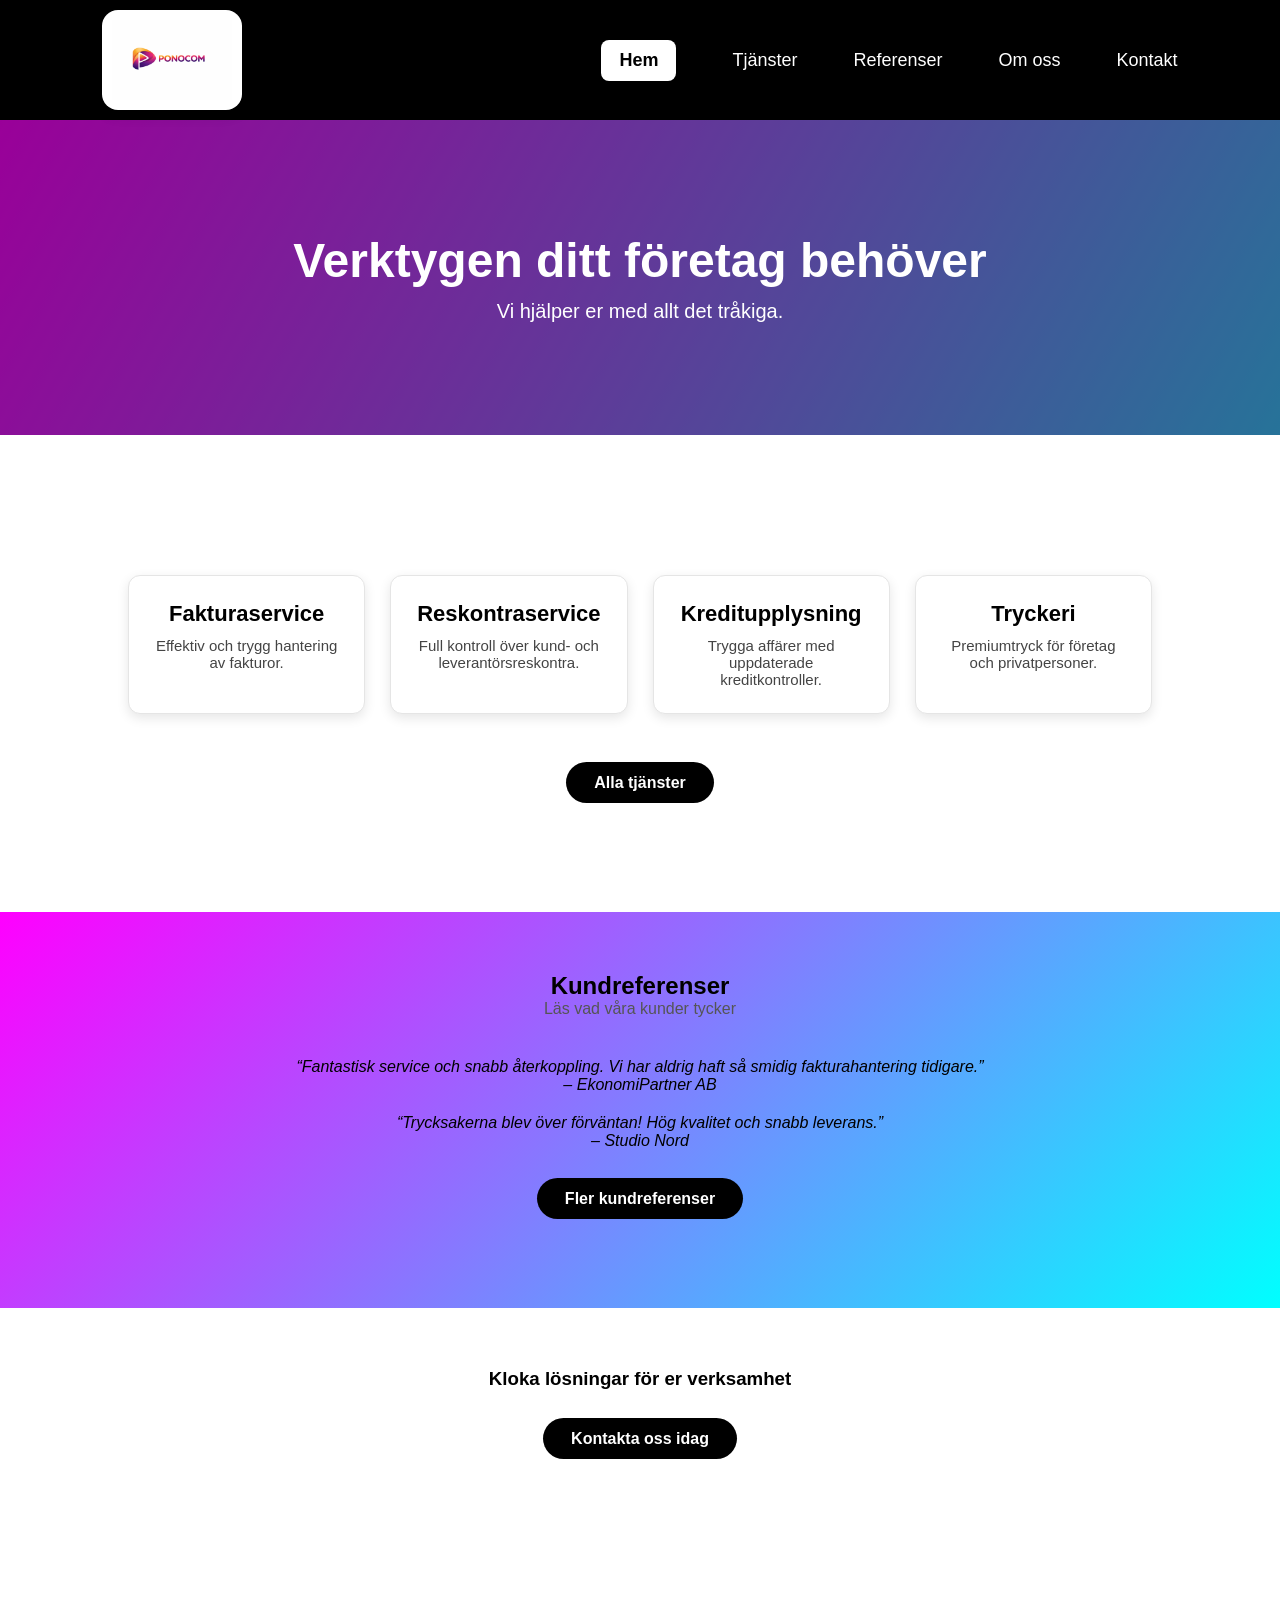
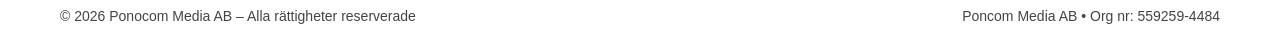
<file: index.html>
<!DOCTYPE html>
<html lang="sv">
<head>
    <meta charset="UTF-8">
    <meta name="viewport" content="width=device-width, initial-scale=1.0">
    <title>Ponocom Media AB</title>
    <link rel="stylesheet" href="style.css">
</head>   
    <!-- Din övriga HTML här -->

    <script>
    function toggleMobileMenu() {
        const menu = document.getElementById("mobileMenu");
        menu.style.display = (menu.style.display === "flex") ? "none" : "flex";
    }
    </script>

</body>
</html>

<body>  
    <!-- HEADER -->
<header>
    <a href="index.html" class="logo-box">
        <img src="logo.png" alt="Yourprint logotyp">
    </a>

    <nav>
        <a href="index.html" class="cta">Hem</a>
        <a href="tjanster.html">Tjänster</a>
        <a href="referenser.html">Referenser</a>
        <a href="om-oss.html">Om oss</a>
        <a href="kontakt.html">Kontakt</a>
    </nav>
</header>
<!-- MOBILMENY KNAPP -->
<div class="mobile-menu-btn" onclick="toggleMobileMenu()">
    ☰
</div>

<!-- MOBILMENY -->
<div class="mobile-menu" id="mobileMenu">
    <a href="index.html">Hem</a>
    <a href="tjanster.html">Tjänster</a>
    <a href="om-oss.html">Om oss</a>
    <a href="referenser.html">Referenser</a>
    <a href="kontakt.html" class="cta">Kontakt</a>
</div>
    <!-- HERO MED CMYK-BAKGRUND -->
    <section class="hero">
        <div class="hero-overlay"></div>
        <div class="hero-content">
            <h1>Verktygen ditt företag behöver</h1>
            <p>Vi hjälper er med allt det tråkiga.</p>
        </div>
    </section>

    <!-- FYRA INTRO-RUTOR -->
    <section class="intro-section">
        <div class="intro-grid">

            <a href="tjanster.html" class="intro-box">
                <h2>Fakturaservice</h2>
                <p>Effektiv och trygg hantering av fakturor.</p>
            </a>

            <a href="tjanster.html" class="intro-box">
                <h2>Reskontraservice</h2>
                <p>Full kontroll över kund- och leverantörsreskontra.</p>
            </a>

            <a href="tjanster.html" class="intro-box">
                <h2>Kreditupplysning</h2>
                <p>Trygga affärer med uppdaterade kreditkontroller.</p>
            </a>

            <a href="tjanster.html" class="intro-box">
                <h2>Tryckeri</h2>
                <p>Premiumtryck för företag och privatpersoner.</p>
            </a>

        </div>

        <div class="center-button">
            <a href="tjanster.html" class="cta-button">Alla tjänster</a>
        </div>
    </section>

    <!-- KUNDREFERENSER -->
    <section class="reviews-section">
        <h2>Kundreferenser</h2>
        <p class="subtitle">Läs vad våra kunder tycker</p>

        <div class="review">
            <p>“Fantastisk service och snabb återkoppling. Vi har aldrig haft så smidig fakturahantering tidigare.”</p>
            <span>– EkonomiPartner AB</span>
        </div>

        <div class="review">
            <p>“Trycksakerna blev över förväntan! Hög kvalitet och snabb leverans.”</p>
            <span>– Studio Nord</span>
        </div>

        <div class="center-button">
            <a href="referenser.html" class="cta-button">Fler kundreferenser</a>
        </div>
    </section>

    <!-- AVSLUTANDE SEKTION -->
    <section class="final-cta">
        <h3>Kloka lösningar för er verksamhet</h3>
        <div class="center-button">
            <a href="kontakt.html" class="cta-button">Kontakta oss idag</a>
        </div>
    </section>

    <!-- FOOTER -->
    <footer class="footer">
        <div class="footer-left">© 2026 Ponocom Media AB – Alla rättigheter reserverade</div>
        <div class="footer-right">Poncom Media AB • Org nr: 559259-4484</div>
    </footer>

</body>
</html>
</file>
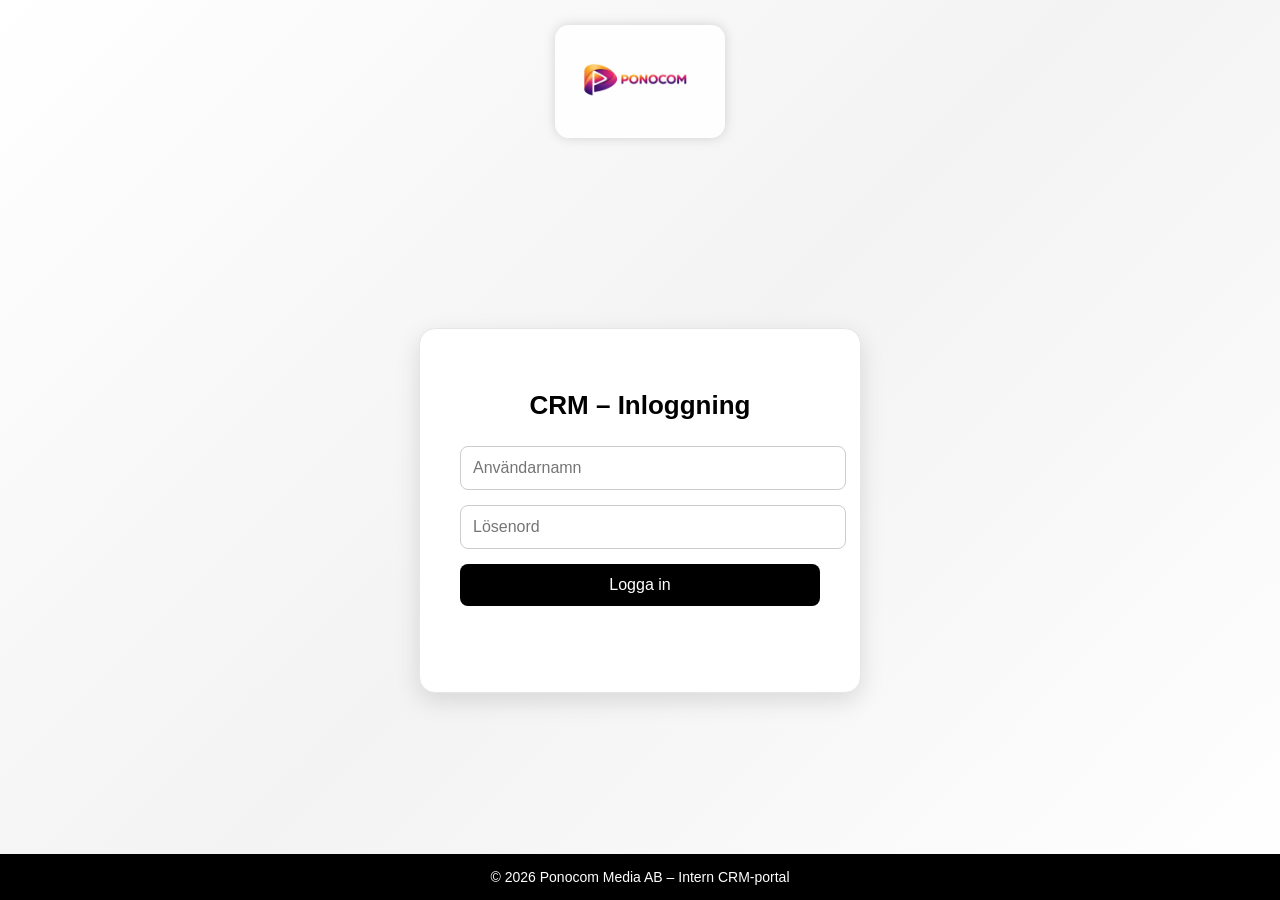
<file: crm-portal-9821-access.html>
<!DOCTYPE html>
<html lang="sv">
<head>
    <meta charset="UTF-8">
    <meta name="viewport" content="width=device-width, initial-scale=1.0">
    <title>Ponocom CRM – Inloggning</title>

    <style>
        body {
            margin: 0;
            padding: 0;
            font-family: "Segoe UI", Arial, sans-serif;
            background: linear-gradient(135deg, #ffffff 0%, #f3f3f3 50%, #ffffff 100%);
            display: flex;
            flex-direction: column;
            min-height: 100vh;
        }

        header {
            padding: 25px;
            text-align: center;
        }

        /* Rundad logga */
        header img {
            width: 170px;
            border-radius: 14px;
            filter: drop-shadow(0 0 6px rgba(0,0,0,0.15));
        }

        .login-wrapper {
            flex: 1;
            display: flex;
            justify-content: center;
            align-items: center;
            padding: 40px 20px;
        }

        .login-container {
            background: #fff;
            padding: 40px;
            width: 360px;
            border-radius: 16px;
            box-shadow: 0 8px 25px rgba(0,0,0,0.12);
            text-align: center;
            border: 1px solid #e6e6e6;
        }

        .login-container h2 {
            margin-bottom: 25px;
            font-size: 26px;
            font-weight: 600;
            color: #000;
        }

        .login-container input {
            width: 100%;
            padding: 12px;
            margin-bottom: 15px;
            border-radius: 8px;
            border: 1px solid #ccc;
            font-size: 16px;
        }

        .login-container button {
            width: 100%;
            padding: 12px;
            background: #000;
            color: #fff;
            border: none;
            border-radius: 8px;
            font-size: 16px;
            cursor: pointer;
            font-weight: 500;
        }

        .login-container button:hover {
            background: #333;
        }

        #login-error {
            color: #ff4d4d;
            margin-top: 10px;
            min-height: 20px;
        }

        footer {
            background: #000;
            color: #fff;
            padding: 15px;
            text-align: center;
            font-size: 14px;
        }
    </style>
</head>
<body>

<header>
    <img src="logo.png" alt="Ponocom Media AB logotyp">
</header>

<div class="login-wrapper">
    <div class="login-container">
        <h2>CRM – Inloggning</h2>

        <form id="login-form">
            <input type="text" id="username" placeholder="Användarnamn" required>
            <input type="password" id="password" placeholder="Lösenord" required>
            <button type="submit">Logga in</button>
            <p id="login-error"></p>
        </form>
    </div>
</div>

<footer>
    © 2026 Ponocom Media AB – Intern CRM‑portal
</footer>

<script>
    // Tillåtna användare
    const users = {
        "Admin": "Dan4ev",
        "F.Nox": "Kyrkavgift!",
        "Za Print": "Zlatomir"
    };

    document.getElementById("login-form").addEventListener("submit", function (e) {
        e.preventDefault();

        const username = document.getElementById("username").value.trim();
        const password = document.getElementById("password").value;
        const errorEl = document.getElementById("login-error");

        if (users[username] && users[username] === password) {

            // Spara användarnamnet så dashboarden kan visa det
            localStorage.setItem("ponocom_user", username);

            // Skicka vidare till dashboard
            window.location.href = "dashboard.html";

        } else {
            errorEl.textContent = "Fel användarnamn eller lösenord.";
        }
    });
</script>

</body>
</html>
</file>
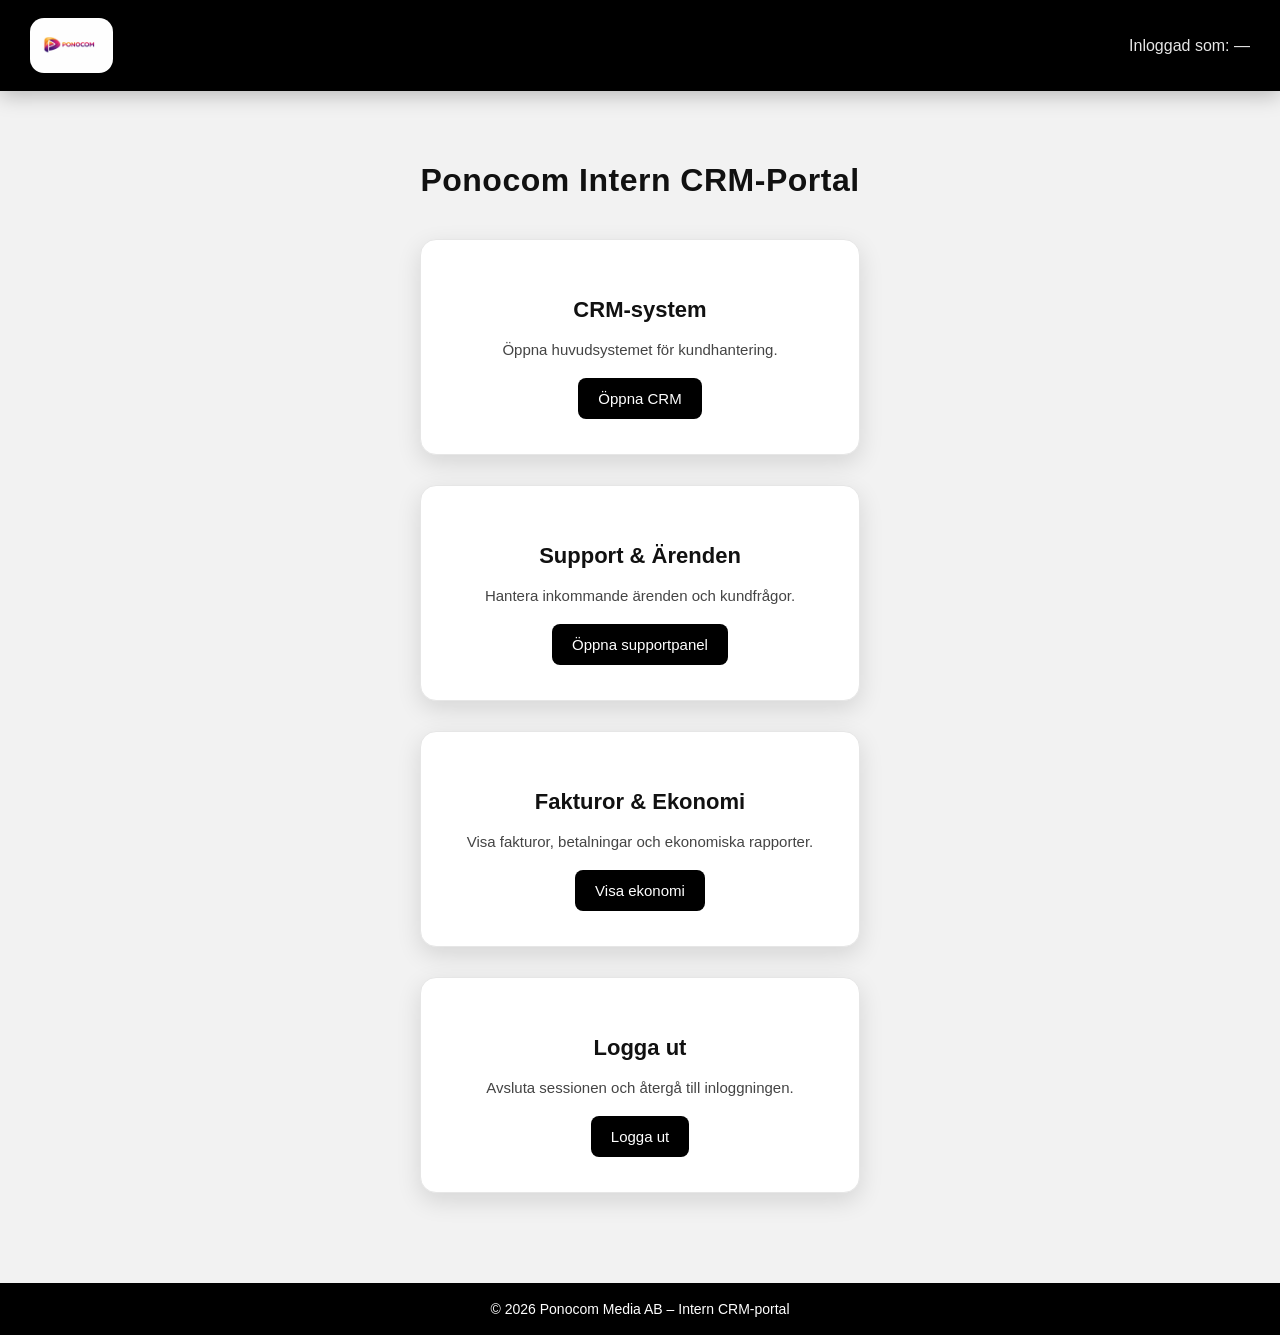
<file: dashboard.html>
<!DOCTYPE html>
<html lang="sv">
<head>
    <meta charset="UTF-8">
    <meta name="viewport" content="width=device-width, initial-scale=1.0">
    <title>Ponocom CRM – Dashboard</title>

    <style>
        body {
            margin: 0;
            padding: 0;
            font-family: "Segoe UI", Arial, sans-serif;
            background: #f2f2f2;
            color: #111;
            display: flex;
            flex-direction: column;
            min-height: 100vh;
        }

        /* Header */
        header {
            background: #000;
            padding: 18px 30px;
            display: flex;
            justify-content: space-between;
            align-items: center;
            box-shadow: 0 4px 20px rgba(0,0,0,0.25);
        }

        /* Rundad logga */
        header img {
            height: 55px;
            border-radius: 14px; /* rundade hörn */
        }

        /* Användarnamn i högra hörnet */
        .user-display {
            color: #fff;
            font-size: 16px;
            font-weight: 500;
            opacity: 0.9;
        }

        .dashboard-wrapper {
            flex: 1;
            padding: 50px 20px;
            max-width: 1100px;
            margin: auto;
        }

        h1 {
            text-align: center;
            font-size: 32px;
            margin-bottom: 40px;
            font-weight: 600;
            letter-spacing: 0.5px;
        }

        .card-grid {
            display: grid;
            grid-template-columns: repeat(auto-fit, minmax(260px, 1fr));
            gap: 30px;
        }

        .card {
            background: #fff;
            padding: 35px 25px;
            border-radius: 16px;
            box-shadow: 0 8px 25px rgba(0,0,0,0.12);
            text-align: center;
            transition: 0.25s ease;
            border: 1px solid #e6e6e6;
        }

        .card:hover {
            transform: translateY(-6px);
            box-shadow: 0 14px 35px rgba(0,0,0,0.18);
        }

        .card h3 {
            font-size: 22px;
            margin-bottom: 18px;
            font-weight: 600;
        }

        .card p {
            font-size: 15px;
            color: #444;
            margin-bottom: 20px;
        }

        .card a {
            display: inline-block;
            padding: 12px 20px;
            background: #000;
            color: #fff;
            text-decoration: none;
            border-radius: 8px;
            font-size: 15px;
            font-weight: 500;
            transition: 0.2s;
        }

        .card a:hover {
            background: #333;
        }

        footer {
            background: #000;
            color: #fff;
            padding: 18px;
            text-align: center;
            font-size: 14px;
            margin-top: 40px;
        }
    </style>
</head>
<body>

<header>
    <img src="logo.png" alt="Ponocom Media AB logotyp">
    <div class="user-display" id="user-display">Inloggad som: —</div>
</header>

<div class="dashboard-wrapper">
    <h1>Ponocom Intern CRM‑Portal</h1>

    <div class="card-grid">

        <div class="card">
            <h3>CRM‑system</h3>
            <p>Öppna huvudsystemet för kundhantering.</p>
            <a href="#" id="crm-link">Öppna CRM</a>
        </div>

        <div class="card">
            <h3>Support & Ärenden</h3>
            <p>Hantera inkommande ärenden och kundfrågor.</p>
            <a href="#">Öppna supportpanel</a>
        </div>

        <div class="card">
            <h3>Fakturor & Ekonomi</h3>
            <p>Visa fakturor, betalningar och ekonomiska rapporter.</p>
            <a href="#">Visa ekonomi</a>
        </div>

        <div class="card">
            <h3>Logga ut</h3>
            <p>Avsluta sessionen och återgå till inloggningen.</p>
            <a href="crm-portal-9821-access.html">Logga ut</a>
        </div>

    </div>
</div>

<footer>
    © 2026 Ponocom Media AB – Intern CRM‑portal
</footer>

<script>
    // Hämta användarnamnet från inloggningssidan
    const loggedInUser = localStorage.getItem("ponocom_user");

    if (loggedInUser) {
        document.getElementById("user-display").textContent = "Inloggad som: " + loggedInUser;
    }

    // När du får den riktiga CRM‑URL:en, lägg in den här:
    const REAL_CRM_URL = "https://din-crm-url-här.se";

    document.getElementById("crm-link").addEventListener("click", function(e) {
        e.preventDefault();
        window.location.href = REAL_CRM_URL;
    });
</script>

</body>
</html>
</file>
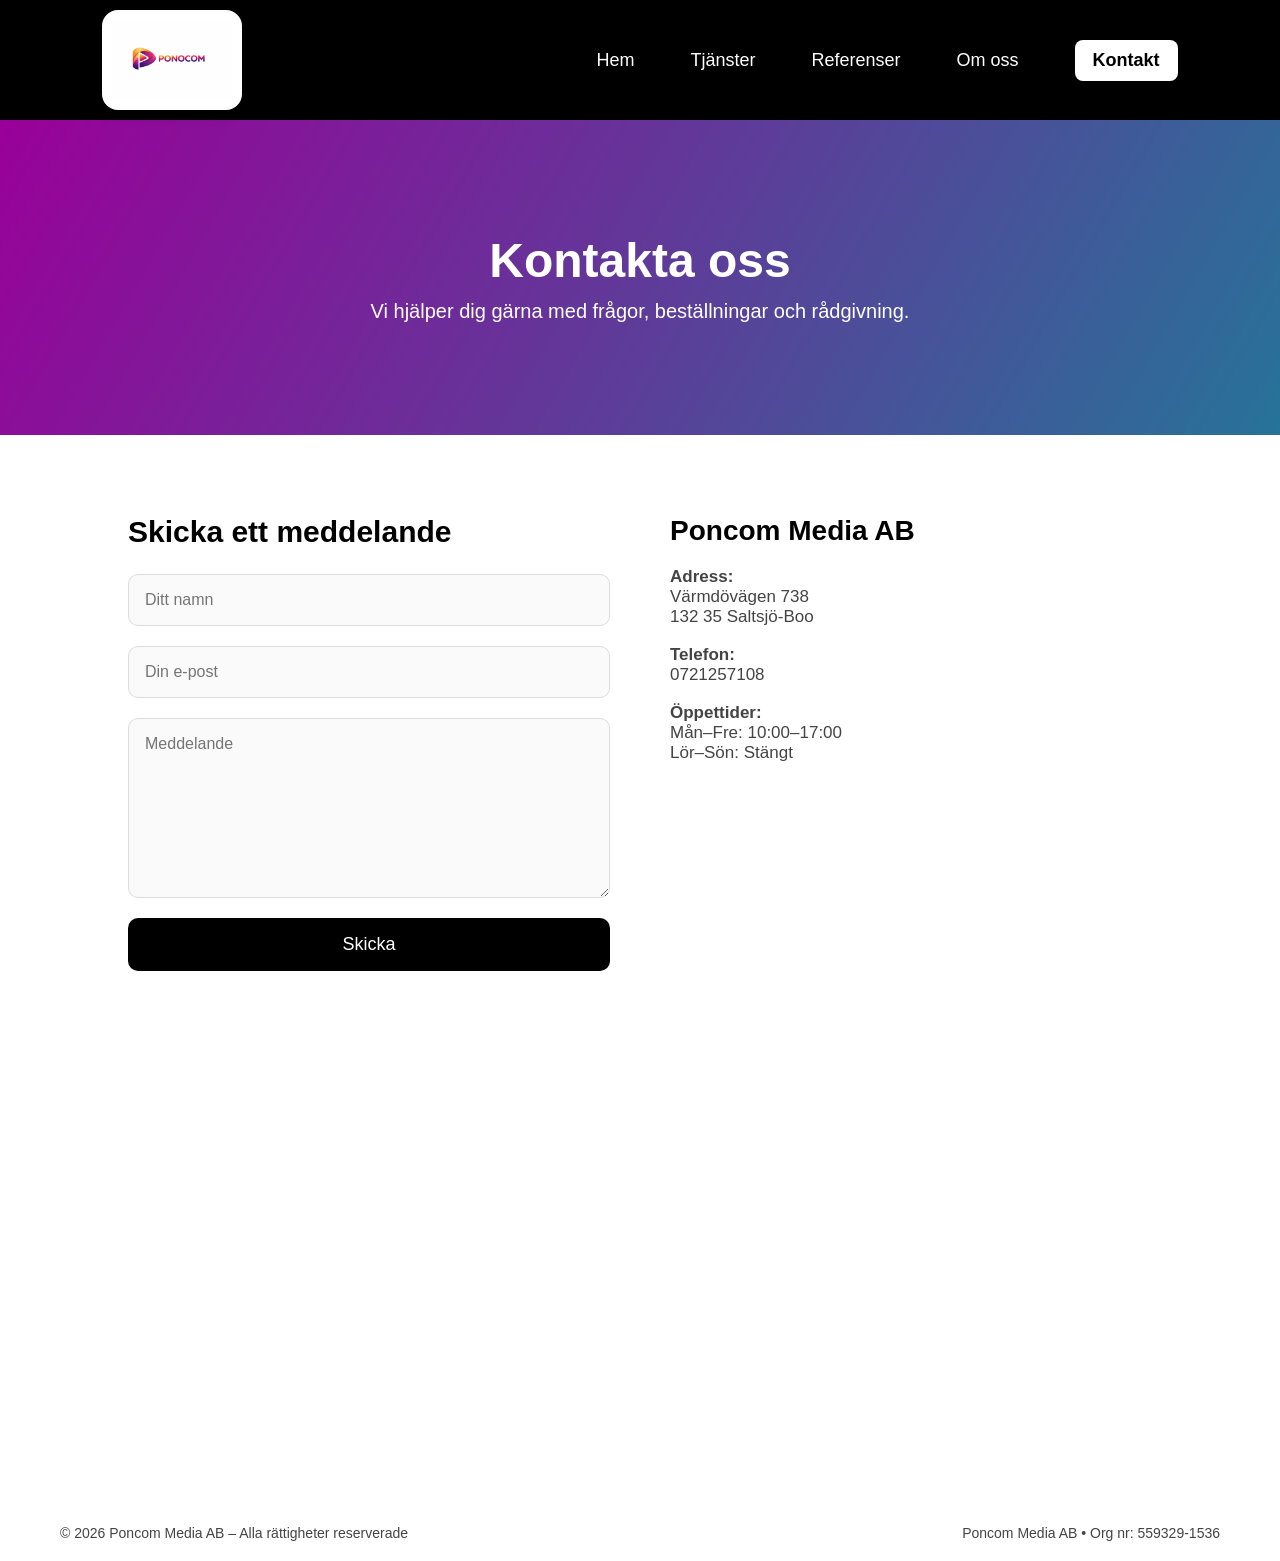
<file: kontakt.html>
<!DOCTYPE html>
<html lang="sv">
<head>
    <meta charset="UTF-8">
    <meta name="viewport" content="width=device-width, initial-scale=1.0">
    <title>Kontakt – Poncom Media AB</title>
    <link rel="stylesheet" href="style.css">
</head>
<body>

<!-- HEADER -->
<header>
    <a href="index.html" class="logo-box">
        <img src="logo.png" alt="Poncom Media AB logotyp">
    </a>

    <nav>
        <a href="index.html">Hem</a>
        <a href="tjanster.html">Tjänster</a>
        <a href="referenser.html">Referenser</a>
        <a href="om-oss.html">Om oss</a>
        <a href="kontakt.html" class="cta">Kontakt</a>
    </nav>
</header>

<!-- MOBILMENY KNAPP -->
<div class="mobile-menu-btn" onclick="toggleMobileMenu()">☰</div>

<!-- MOBILMENY -->
<div class="mobile-menu" id="mobileMenu">
    <a href="index.html">Hem</a>
    <a href="tjanster.html">Tjänster</a>
    <a href="referenser.html">Referenser</a>
    <a href="om-oss.html">Om oss</a>
    <a href="kontakt.html" class="cta">Kontakt</a>
</div>

<!-- HERO -->
<section class="contact-hero">
    <div class="hero-overlay"></div>
    <div class="hero-content">
        <h1>Kontakta oss</h1>
        <p>Vi hjälper dig gärna med frågor, beställningar och rådgivning.</p>
    </div>
</section>

<!-- CONTENT -->
<section class="contact-section">

    <div class="contact-grid">

        <!-- VÄNSTER – FORMULÄR -->
        <div class="contact-left">
            <h2>Skicka ett meddelande</h2>

            <form action="https://api.web3forms.com/submit" method="POST" class="contact-form">
                <input type="hidden" name="access_key" value="936620be-9c34-46b6-9ec8-b0052d619258">
                <input type="hidden" name="redirect" value="https://ponocom.se/tack.html">
<input type="hidden" name="replyto" value="info@ponocom.se">

                <input type="text" name="name" placeholder="Ditt namn" required>
                <input type="email" name="email" placeholder="Din e‑post" required>
                <textarea name="message" placeholder="Meddelande" required></textarea>

                <button type="submit">Skicka</button>
            </form>
        </div>

        <!-- HÖGER – INFO -->
        <div class="contact-right">
            <h2>Poncom Media AB</h2>

            <p><strong>Adress:</strong><br>
            Värmdövägen 738<br>
            132 35 Saltsjö‑Boo</p>

            <p><strong>Telefon:</strong><br>
            0721257108</p>

            <p><strong>Öppettider:</strong><br>
            Mån–Fre: 10:00–17:00<br>
            Lör–Sön: Stängt</p>
        </div>

    </div>

    <!-- KARTA FULLBREDD -->
    <div class="map-full">
        <iframe 
            src="https://www.google.com/maps?q=Värmdövägen+738&output=embed"
            width="100%" height="350" style="border:0;" allowfullscreen="">
        </iframe>
    </div>

</section>

<!-- FOOTER -->
<footer class="footer">
    <div class="footer-left">© 2026 Poncom Media AB – Alla rättigheter reserverade</div>
    <div class="footer-right">Poncom Media AB • Org nr: 559329-1536</div>
</footer>

<!-- JAVASCRIPT -->
<script>
function toggleMobileMenu() {
    const menu = document.getElementById("mobileMenu");
    menu.style.display = (menu.style.display === "flex") ? "none" : "flex";
}
</script>

</body>
</html>
</file>
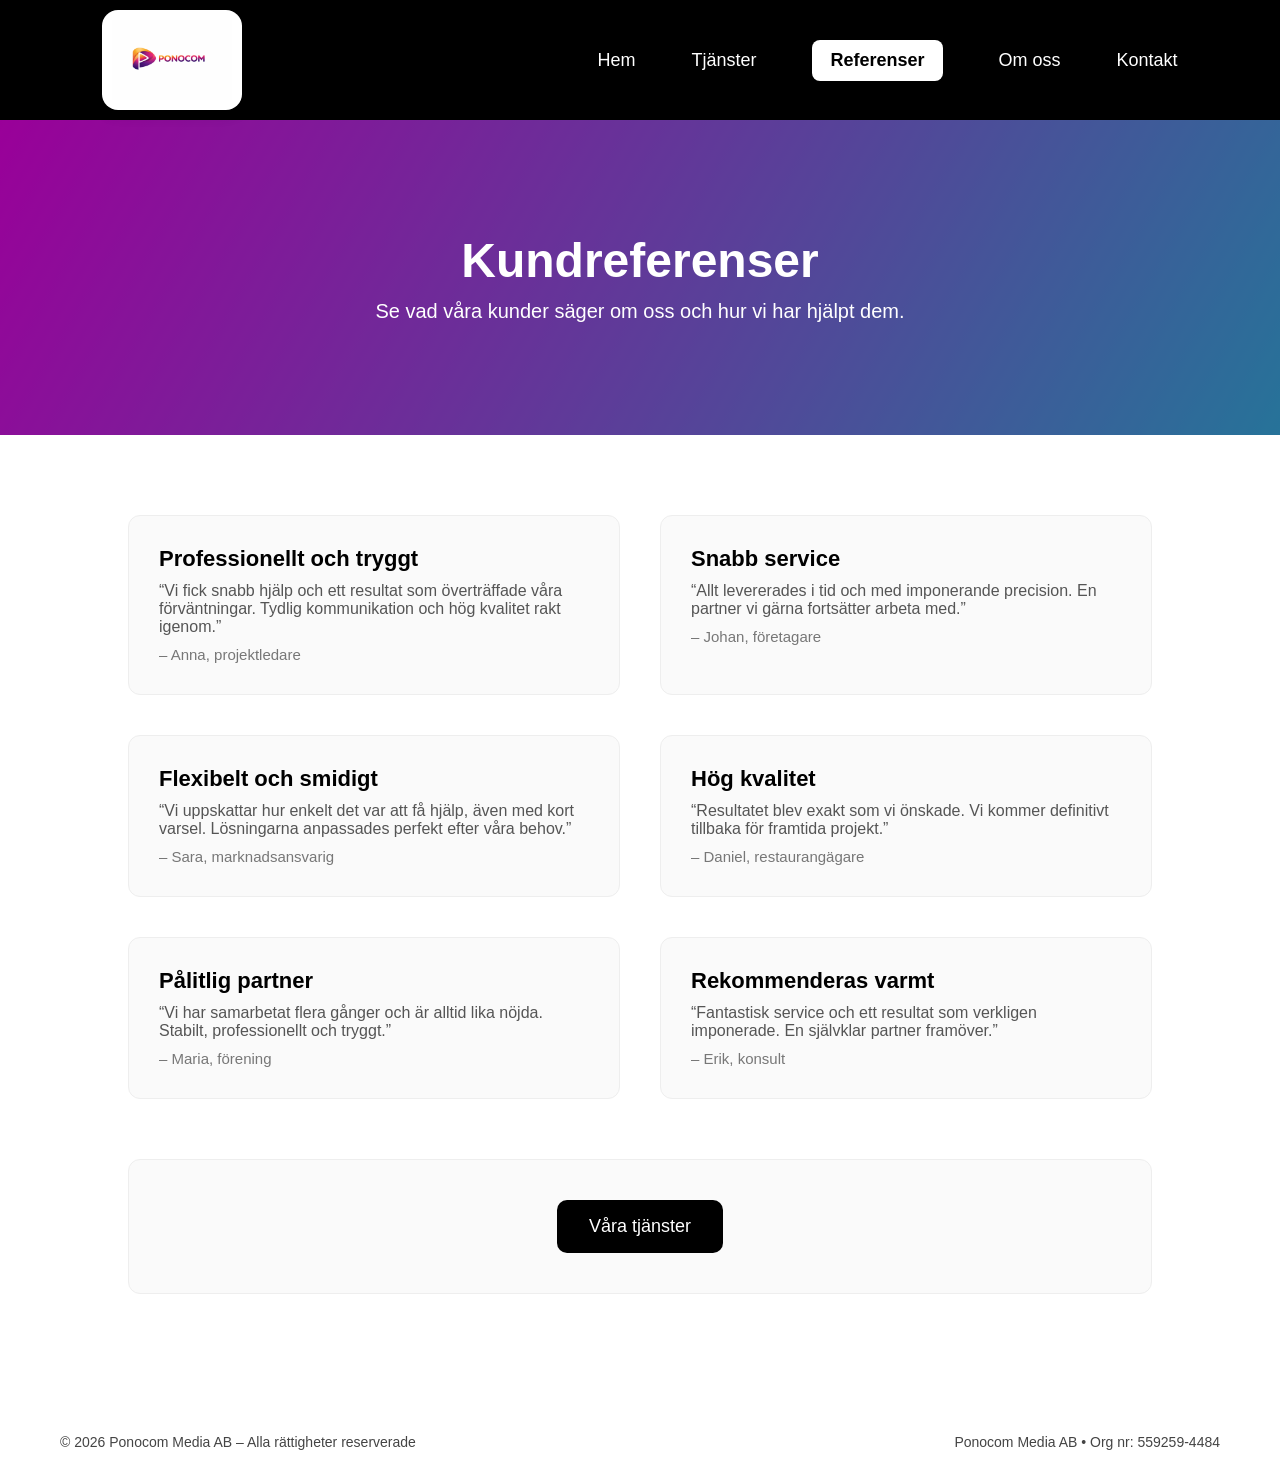
<file: referenser.html>
<!DOCTYPE html>
<html lang="sv">
<head>
    <meta charset="UTF-8">
    <meta name="viewport" content="width=device-width, initial-scale=1.0">
    <title>Referenser – Ponocom Media AB</title>
    <link rel="stylesheet" href="style.css">
</head>
<body>

<!-- HEADER -->
<header>
    <a href="index.html" class="logo-box">
        <img src="logo.png" alt="Ponocom logotyp">
    </a>

    <nav>
        <a href="index.html">Hem</a>
        <a href="tjanster.html">Tjänster</a>
        <a href="referenser.html" class="cta">Referenser</a>
        <a href="om-oss.html">Om oss</a>
        <a href="kontakt.html">Kontakt</a>
    </nav>
</header>

<!-- MOBILMENY KNAPP -->
<div class="mobile-menu-btn" onclick="toggleMobileMenu()">☰</div>

<!-- MOBILMENY -->
<div class="mobile-menu" id="mobileMenu">
    <a href="index.html">Hem</a>
    <a href="tjanster.html">Tjänster</a>
    <a href="referenser.html" class="cta">Referenser</a>
    <a href="om-oss.html">Om oss</a>
    <a href="kontakt.html">Kontakt</a>
</div>

<!-- HERO -->
<section class="sub-hero">
    <div class="hero-overlay"></div>
    <div class="hero-content">
        <h1>Kundreferenser</h1>
        <p>Se vad våra kunder säger om oss och hur vi har hjälpt dem.</p>
    </div>
</section>

<!-- REFERENSER -->
<section class="references-section">

    <div class="references-grid">

        <div class="reference-box">
            <h3>Professionellt och tryggt</h3>
            <p>“Vi fick snabb hjälp och ett resultat som överträffade våra förväntningar. Tydlig kommunikation och hög kvalitet rakt igenom.”</p>
            <span>– Anna, projektledare</span>
        </div>

        <div class="reference-box">
            <h3>Snabb service</h3>
            <p>“Allt levererades i tid och med imponerande precision. En partner vi gärna fortsätter arbeta med.”</p>
            <span>– Johan, företagare</span>
        </div>

        <div class="reference-box">
            <h3>Flexibelt och smidigt</h3>
            <p>“Vi uppskattar hur enkelt det var att få hjälp, även med kort varsel. Lösningarna anpassades perfekt efter våra behov.”</p>
            <span>– Sara, marknadsansvarig</span>
        </div>

        <div class="reference-box">
            <h3>Hög kvalitet</h3>
            <p>“Resultatet blev exakt som vi önskade. Vi kommer definitivt tillbaka för framtida projekt.”</p>
            <span>– Daniel, restaurangägare</span>
        </div>

        <div class="reference-box">
            <h3>Pålitlig partner</h3>
            <p>“Vi har samarbetat flera gånger och är alltid lika nöjda. Stabilt, professionellt och tryggt.”</p>
            <span>– Maria, förening</span>
        </div>

        <div class="reference-box">
            <h3>Rekommenderas varmt</h3>
            <p>“Fantastisk service och ett resultat som verkligen imponerade. En självklar partner framöver.”</p>
            <span>– Erik, konsult</span>
        </div>

    </div>

    <!-- CTA-RUTA MED KNAPP -->
    <div class="references-cta-box">
        <a href="tjanster.html" class="references-cta-btn">Våra tjänster</a>
    </div>

</section>

<!-- FOOTER -->
<footer class="footer">
    <div class="footer-left">© 2026 Ponocom Media AB – Alla rättigheter reserverade</div>
    <div class="footer-right">Ponocom Media AB • Org nr: 559259-4484</div>
</footer>

<!-- JAVASCRIPT -->
<script>
function toggleMobileMenu() {
    const menu = document.getElementById("mobileMenu");
    menu.style.display = (menu.style.display === "flex") ? "none" : "flex";
}
</script>

</body>
</html>
</file>
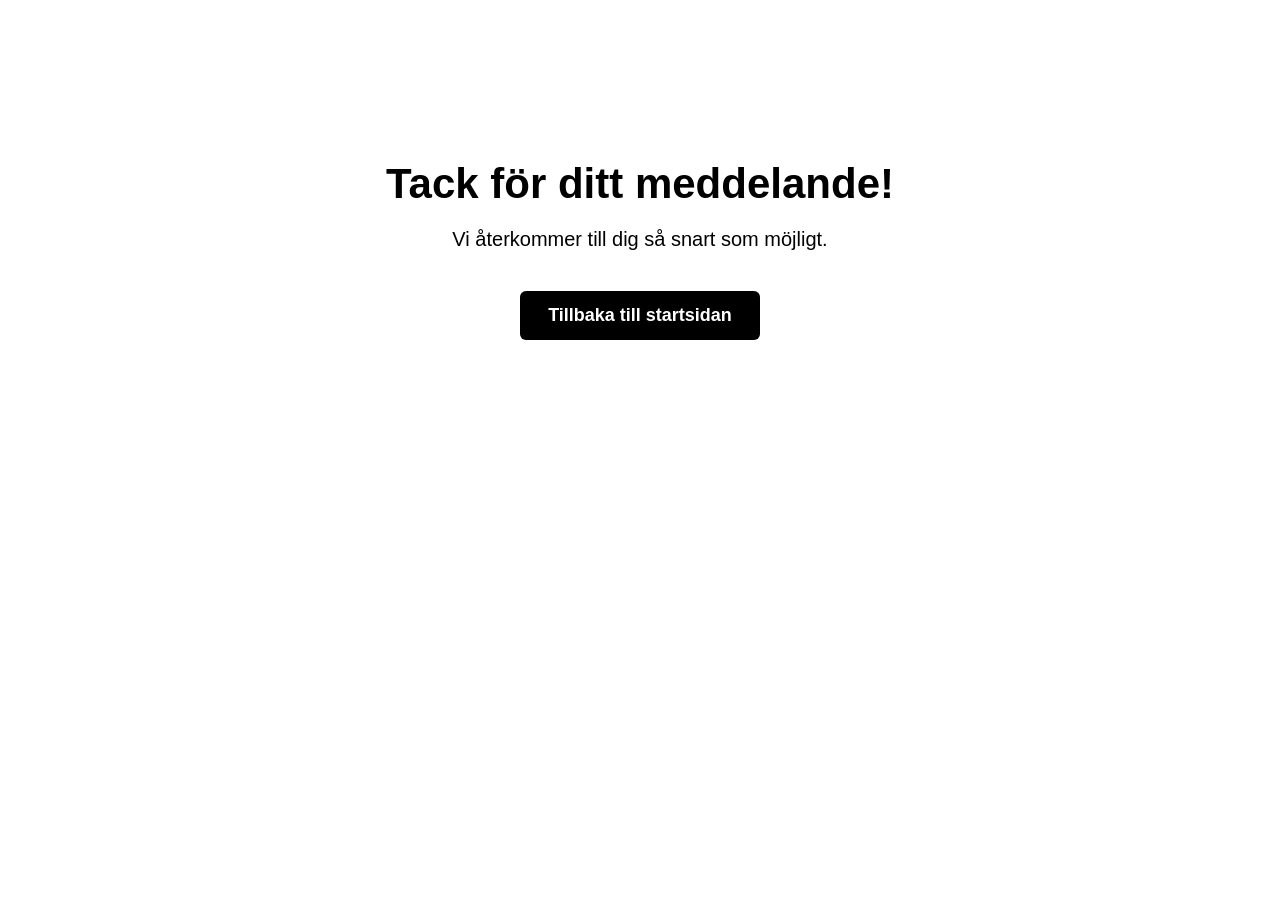
<file: tack.html>
<!DOCTYPE html>
<html lang="sv">
<head>
    <meta charset="UTF-8">
    <meta name="viewport" content="width=device-width, initial-scale=1.0">
    <title>Tack – Poncom Media AB</title>
    <link rel="stylesheet" href="style.css">

    <style>
        .thankyou-container {
            max-width: 700px;
            margin: 120px auto;
            text-align: center;
            padding: 40px;
        }

        .thankyou-container h1 {
            font-size: 42px;
            margin-bottom: 20px;
        }

        .thankyou-container p {
            font-size: 20px;
            margin-bottom: 40px;
        }

        .cta-button {
            display: inline-block;
            padding: 14px 28px;
            background: black;
            color: white;
            border-radius: 6px;
            text-decoration: none;
            font-size: 18px;
        }
    </style>
</head>
<body>

    <div class="thankyou-container">
        <h1>Tack för ditt meddelande!</h1>
        <p>Vi återkommer till dig så snart som möjligt.</p>
        <a href="index.html" class="cta-button">Tillbaka till startsidan</a>
    </div>

</body>
</html>
</file>
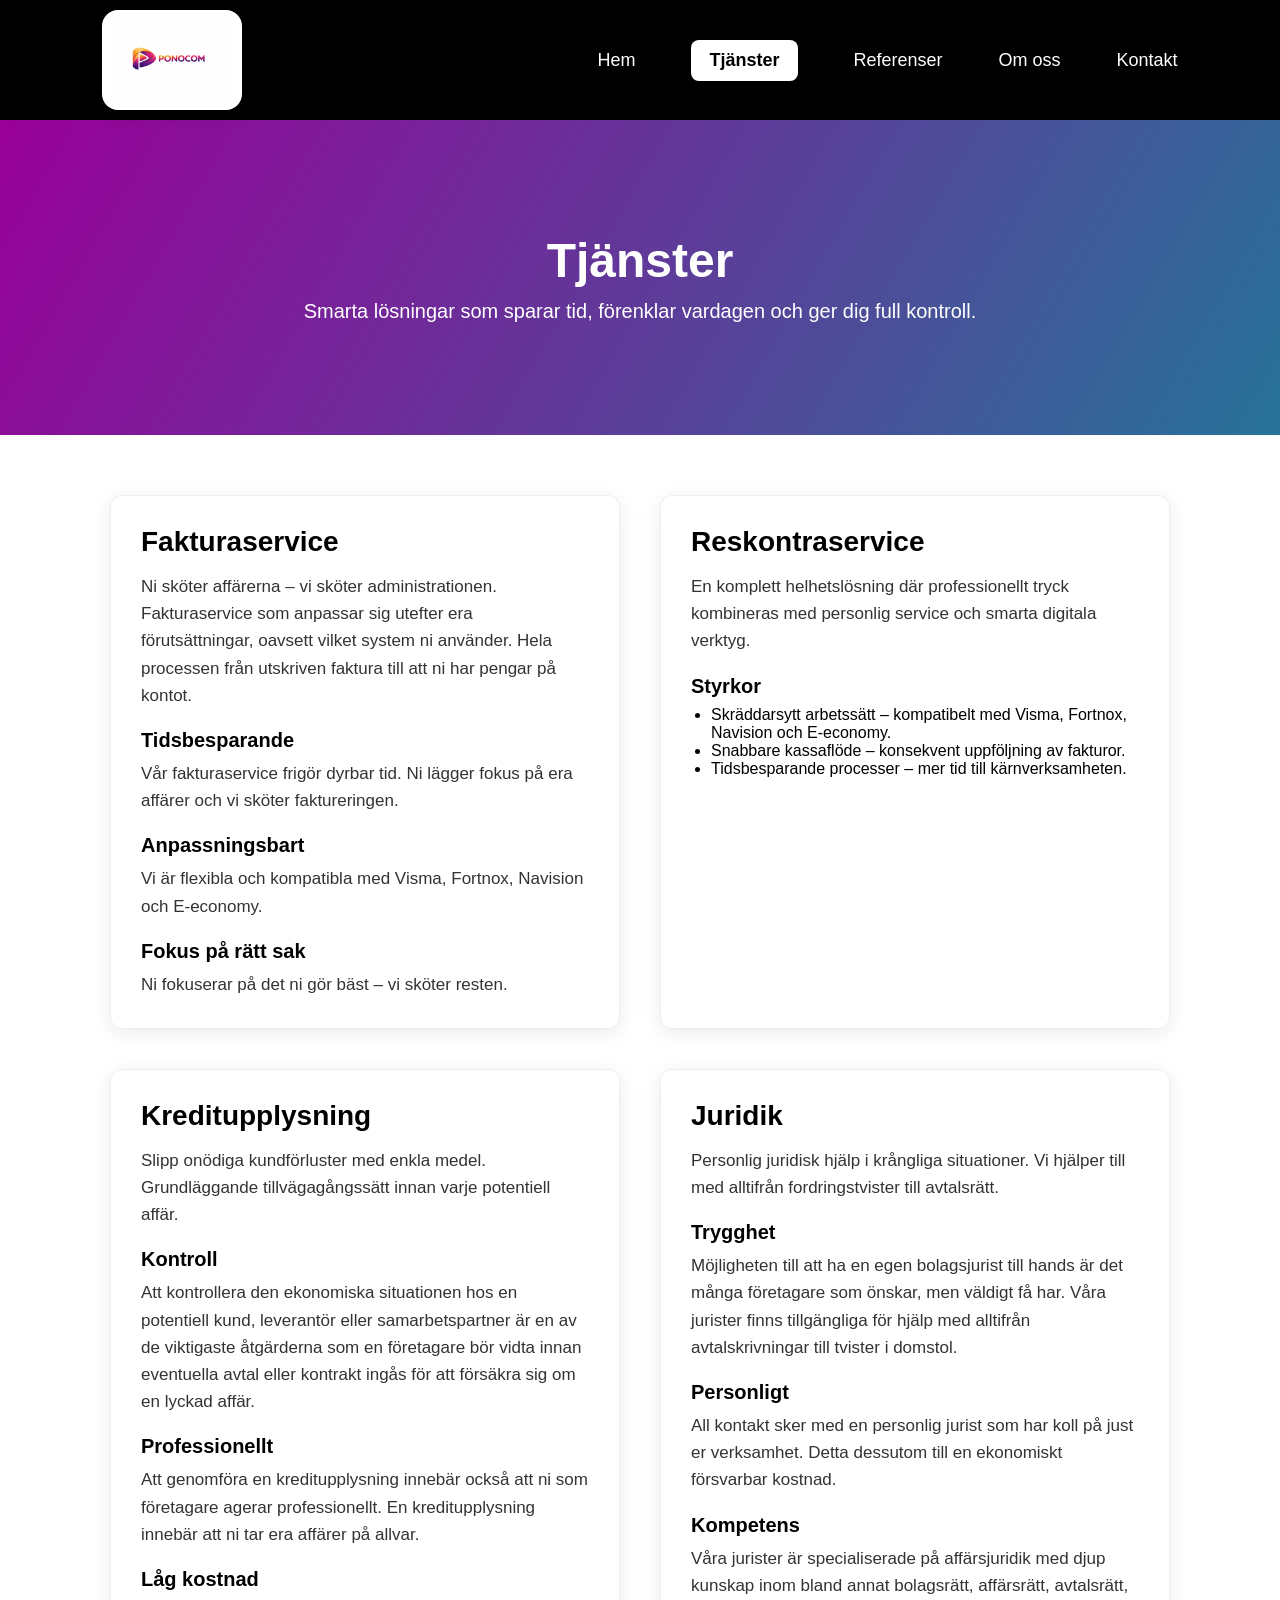
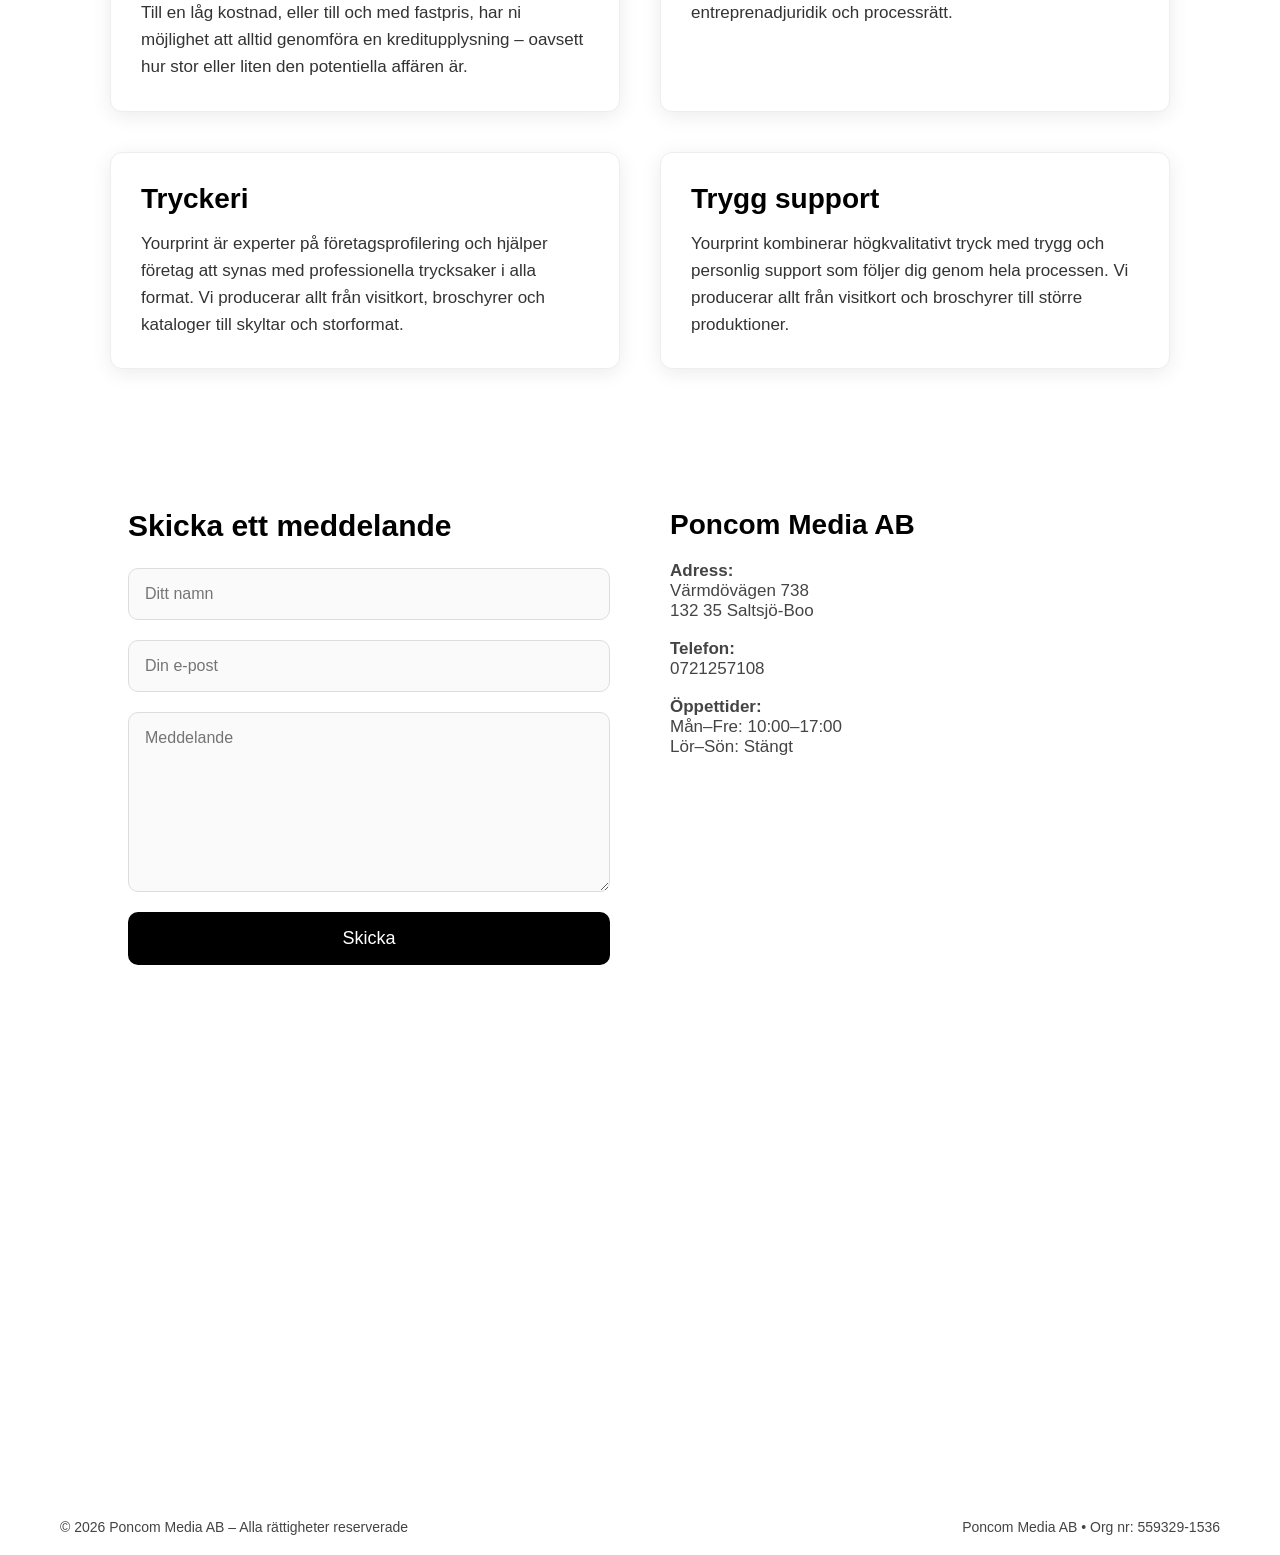
<file: tjanster.html>
<!DOCTYPE html>
<html lang="sv">
<head>
    <meta charset="UTF-8">
    <meta name="viewport" content="width=device-width, initial-scale=1.0">
    <title>Tjänster – Poncom Media AB</title>
    <link rel="stylesheet" href="style.css">

    <style>
        /* Grid-layout för tjänster */
        .services-grid {
            max-width: 1100px;
            margin: 60px auto;
            padding: 0 20px;
            display: grid;
            grid-template-columns: 1fr 1fr;
            gap: 40px;
        }

        .service-box {
            background: #ffffff;
            padding: 30px;
            border-radius: 12px;
            box-shadow: 0 4px 20px rgba(0,0,0,0.08);
        }

        .service-box h2 {
            font-size: 28px;
            margin-bottom: 15px;
            color: #000;
        }

        .service-box h3 {
            font-size: 20px;
            margin-top: 20px;
            margin-bottom: 8px;
            font-weight: bold;
        }

        .service-box p {
            font-size: 17px;
            line-height: 1.6;
            color: #333;
        }

        .service-box ul {
            margin-left: 20px;
        }
    </style>
</head>
<body>

<!-- HEADER -->
<header>
    <a href="index.html" class="logo-box">
        <img src="logo.png" alt="Ponocom logotyp">
    </a>

    <nav>
        <a href="index.html">Hem</a>
        <a href="tjanster.html" class="cta">Tjänster</a>
        <a href="referenser.html">Referenser</a>
        <a href="om-oss.html">Om oss</a>
        <a href="kontakt.html">Kontakt</a>
    </nav>
</header>

<!-- MOBILMENY KNAPP -->
<div class="mobile-menu-btn" onclick="toggleMobileMenu()">☰</div>

<!-- MOBILMENY -->
<div class="mobile-menu" id="mobileMenu">
    <a href="index.html">Hem</a>
    <a href="tjanster.html" class="cta">Tjänster</a>
    <a href="referenser.html">Referenser</a>
    <a href="om-oss.html">Om oss</a>
    <a href="kontakt.html">Kontakt</a>
</div>

<!-- HERO -->
<section class="contact-hero">
    <div class="hero-overlay"></div>
    <div class="hero-content">
        <h1>Tjänster</h1>
        <p>Smarta lösningar som sparar tid, förenklar vardagen och ger dig full kontroll.</p>
    </div>
</section>

<!-- TJÄNSTER GRID -->
<section class="services-grid">

    <!-- FAKTURASERVICE -->
    <div class="service-box">
        <h2>Fakturaservice</h2>
        <p>Ni sköter affärerna – vi sköter administrationen. Fakturaservice som anpassar sig utefter era förutsättningar, oavsett vilket system ni använder. Hela processen från utskriven faktura till att ni har pengar på kontot.</p>

        <h3>Tidsbesparande</h3>
        <p>Vår fakturaservice frigör dyrbar tid. Ni lägger fokus på era affärer och vi sköter faktureringen.</p>

        <h3>Anpassningsbart</h3>
        <p>Vi är flexibla och kompatibla med Visma, Fortnox, Navision och E‑economy.</p>

        <h3>Fokus på rätt sak</h3>
        <p>Ni fokuserar på det ni gör bäst – vi sköter resten.</p>
    </div>

    <!-- RESKONTRA -->
    <div class="service-box">
        <h2>Reskontraservice</h2>
        <p>En komplett helhetslösning där professionellt tryck kombineras med personlig service och smarta digitala verktyg.</p>

        <h3>Styrkor</h3>
        <ul>
            <li>Skräddarsytt arbetssätt – kompatibelt med Visma, Fortnox, Navision och E‑economy.</li>
            <li>Snabbare kassaflöde – konsekvent uppföljning av fakturor.</li>
            <li>Tidsbesparande processer – mer tid till kärnverksamheten.</li>
        </ul>
    </div>

    <!-- KREDIUPPLYSNING -->
    <div class="service-box">
        <h2>Kreditupplysning</h2>
        <p>Slipp onödiga kundförluster med enkla medel. Grundläggande tillvägagångssätt innan varje potentiell affär.</p>

        <h3>Kontroll</h3>
        <p>Att kontrollera den ekonomiska situationen hos en potentiell kund, leverantör eller samarbetspartner är en av de viktigaste åtgärderna som en företagare bör vidta innan eventuella avtal eller kontrakt ingås för att försäkra sig om en lyckad affär.</p>

        <h3>Professionellt</h3>
        <p>Att genomföra en kreditupplysning innebär också att ni som företagare agerar professionellt. En kreditupplysning innebär att ni tar era affärer på allvar.</p>

        <h3>Låg kostnad</h3>
        <p>Till en låg kostnad, eller till och med fastpris, har ni möjlighet att alltid genomföra en kreditupplysning – oavsett hur stor eller liten den potentiella affären är.</p>
    </div>

    <!-- JURIDIK -->
    <div class="service-box">
        <h2>Juridik</h2>
        <p>Personlig juridisk hjälp i krångliga situationer. Vi hjälper till med alltifrån fordringstvister till avtalsrätt.</p>

        <h3>Trygghet</h3>
        <p>Möjligheten till att ha en egen bolagsjurist till hands är det många företagare som önskar, men väldigt få har. Våra jurister finns tillgängliga för hjälp med alltifrån avtalskrivningar till tvister i domstol.</p>

        <h3>Personligt</h3>
        <p>All kontakt sker med en personlig jurist som har koll på just er verksamhet. Detta dessutom till en ekonomiskt försvarbar kostnad.</p>

        <h3>Kompetens</h3>
        <p>Våra jurister är specialiserade på affärsjuridik med djup kunskap inom bland annat bolagsrätt, affärsrätt, avtalsrätt, entreprenadjuridik och processrätt.</p>
    </div>

    <!-- TRYCKERI -->
    <div class="service-box">
        <h2>Tryckeri</h2>
        <p>Yourprint är experter på företagsprofilering och hjälper företag att synas med professionella trycksaker i alla format. Vi producerar allt från visitkort, broschyrer och kataloger till skyltar och storformat.</p>
    </div>

    <!-- TRYGG SUPPORT -->
    <div class="service-box">
        <h2>Trygg support</h2>
        <p>Yourprint kombinerar högkvalitativt tryck med trygg och personlig support som följer dig genom hela processen. Vi producerar allt från visitkort och broschyrer till större produktioner.</p>
    </div>

</section>

<!-- KONTAKT + KARTA -->
<section class="contact-section">

    <div class="contact-grid">

        <div class="contact-left">
            <h2>Skicka ett meddelande</h2>

            <form action="https://api.web3forms.com/submit" method="POST" class="contact-form">
                <input type="hidden" name="access_key" value="936620be-9c34-46b6-9ec8-b0052d619258">
                <input type="hidden" name="redirect" value="https://ponocom.se/tack.html">

                <input type="text" name="name" placeholder="Ditt namn" required>
                <input type="email" name="email" placeholder="Din e‑post" required>
                <textarea name="message" placeholder="Meddelande" required></textarea>

                <button type="submit">Skicka</button>
            </form>
        </div>

        <div class="contact-right">
            <h2>Poncom Media AB</h2>

            <p><strong>Adress:</strong><br>
            Värmdövägen 738<br>
            132 35 Saltsjö‑Boo</p>

            <p><strong>Telefon:</strong><br>
            0721257108</p>

            <p><strong>Öppettider:</strong><br>
            Mån–Fre: 10:00–17:00<br>
            Lör–Sön: Stängt</p>
        </div>

    </div>

    <div class="map-full">
        <iframe 
            src="https://www.google.com/maps?q=Värmdövägen+738&output=embed"
            width="100%" height="350" style="border:0;" allowfullscreen="">
        </iframe>
    </div>

</section>

<!-- FOOTER -->
<footer class="footer">
    <div class="footer-left">© 2026 Poncom Media AB – Alla rättigheter reserverade</div>
    <div class="footer-right">Poncom Media AB • Org nr: 559329-1536</div>
</footer>

<!-- JAVASCRIPT -->
<script>
function toggleMobileMenu() {
    const menu = document.getElementById("mobileMenu");
    menu.style.display = (menu.style.display === "flex") ? "none" : "flex";
}
</script>

</body>
</html>
</file>
<file: style.css>
/* RESET */
* {
    margin: 0;
    padding: 0;
    box-sizing: border-box;
    font-family: Arial, sans-serif;
}

/* HEADER */
header {
    display: flex;
    justify-content: space-between;
    align-items: center;
    padding: 0 8%;
    background: #000;
    position: fixed;
    top: 0;
    width: 100%;
    height: 120px; /* möter hero exakt */
    z-index: 10;
}

/* LOGGA I VIT BOX – SAMMA YTTRE STORLEK */
.logo-box {
    background: #fff;
    padding: 10px 16px;
    border-radius: 16px;
    display: flex;
    align-items: center;
    justify-content: center;
    height: 100px;   /* behåll rutan */
    width: 140px;    /* behåll rutan */
    box-shadow: 0 4px 14px rgba(0,0,0,0.15);
    cursor: pointer;
}

/* STÖRRE LOGGA INUTI RUTAN – FYLLER MAX */
.logo-box img {
    height: 100%;     /* fyller hela rutan */
    width: auto;
    object-fit: contain;
    display: block;
}

/* NAVIGATION – SOM PÅ REFERENSBILDEN */
nav {
    display: flex;
    align-items: center;
    gap: 32px;
}

nav a {
    color: #fff;
    text-decoration: none;
    font-size: 20px;
    font-weight: 500;
    transition: 0.2s;
}

nav a:hover {
    opacity: 0.7;
}

/* KONTAKT-KNAPPEN */
nav .cta {
    padding: 10px 22px;
    background: #fff;
    color: #000;
    border-radius: 8px;
    font-weight: 600;
}


/* NAVIGATION */
nav a {
    color: #fff;
    margin-left: 24px;
    text-decoration: none;
    font-size: 18px;
}

nav .cta {
    padding: 10px 18px;
    background: #fff;
    color: #000;
    border-radius: 8px;
}

/* HERO MED CMYK-BAKGRUND */ .hero { height: 35vh; display: flex; align-items: center; justify-content: center; text-align: center; position: relative; margin-top: 120px; background: linear-gradient(120deg, #ff00ff, #00ffff, #ffff00, #ff00ff ); background-size: 400% 400%; animation: cmykLoop 12s ease-in-out infinite; }
/* SAMMA STIL FÖR ALLA ANDRA SIDOR */
.sub-hero,
.contact-hero {
    height: 35vh;
    display: flex;
    align-items: center;
    justify-content: center;
    text-align: center;
    position: relative;
    margin-top: 120px;

    background: linear-gradient(120deg,
        #ff00ff,
        #00ffff,
        #ffff00,
        #ff00ff
    );
    background-size: 400% 400%;
    animation: cmykLoop 12s ease-in-out infinite;
}


@keyframes cmykLoop {
    0% { background-position: 0% 50%; }
    50% { background-position: 100% 50%; }
    100% { background-position: 0% 50%; }
}

.hero-overlay {
    position: absolute;
    inset: 0;
    background: rgba(0,0,0,0.4);
}

.hero-content {
    position: relative;
    color: #fff;
    max-width: 700px;
}

.hero-content h1 {
    font-size: 48px;
    margin-bottom: 12px;
}

.hero-content p {
    font-size: 20px;
}

/* INTRO SEKTION */
.intro-section {
    padding: 80px 10%;
    background: #fff;
}

.intro-grid {
    display: grid;
    grid-template-columns: repeat(3, 1fr);
    gap: 32px;
}

.intro-box {
    background: #fff;
    padding: 30px;
    border-radius: 12px;
    border: 1px solid #e5e5e5;
    box-shadow: 0 4px 14px rgba(0,0,0,0.08);
    text-align: center;
}

.intro-box h2 {
    font-size: 22px;
    margin-bottom: 10px;
}

.intro-box p {
    font-size: 15px;
    color: #444;
}/* KONTAKT – EVOEA-LAYOUT */
.contact-section {
    padding: 80px 10%;
    background: #fff;
}

.contact-grid {
    display: grid;
    grid-template-columns: 1fr 1fr;
    gap: 60px;
    margin-bottom: 60px;
}

/* VÄNSTER – FORMULÄR */
.contact-left h2 {
    font-size: 30px;
    margin-bottom: 25px;
}

.contact-form {
    display: flex;
    flex-direction: column;
    gap: 20px;
}

.contact-form input {
    padding: 16px;
    border-radius: 10px;
    border: 1px solid #ddd;
    font-size: 16px;
    background: #fafafa;
}

.contact-form textarea {
    padding: 16px;
    border-radius: 10px;
    border: 1px solid #ddd;
    font-size: 16px;
    background: #fafafa;
    height: 180px; /* 3× större */
    resize: vertical;
}

.contact-form button {
    padding: 16px;
    background: #000;
    color: #fff;
    border: none;
    border-radius: 10px;
    font-size: 18px;
    cursor: pointer;
    transition: 0.2s;
}

.contact-form button:hover {
    background: #333;
}

/* HÖGER – INFO */
.contact-right h2 {
    font-size: 28px;
    margin-bottom: 20px;
}

.contact-right p {
    margin-bottom: 18px;
    font-size: 17px;
    color: #444;
}

/* KARTA FULLBREDD */
.map-full {
    width: 100%;
    border-radius: 12px;
    overflow: hidden;
}

/* MOBIL */
@media (max-width: 900px) {
    .contact-grid {
        grid-template-columns: 1fr;
    }
}
/* TJÄNSTER – EVOEA-LAYOUT */
.services-section {
    padding: 80px 10%;
    background: #fff;
}

.services-grid {
    display: grid;
    grid-template-columns: 1fr 1fr;
    gap: 40px;
}

.service-box {
    background: #fafafa;
    padding: 30px;
    border-radius: 12px;
    border: 1px solid #eee;
}

.service-box h3 {
    font-size: 24px;
    margin-bottom: 10px;
}

.service-box p {
    color: #555;
    font-size: 16px;
}

/* KONTAKT – SAMMA SOM KONTAKTSIDAN */
.contact-section {
    padding: 80px 10%;
    background: #fff;
}

.contact-grid {
    display: grid;
    grid-template-columns: 1fr 1fr;
    gap: 60px;
    margin-bottom: 60px;
}

.contact-left h2 {
    font-size: 30px;
    margin-bottom: 25px;
}

.contact-form {
    display: flex;
    flex-direction: column;
    gap: 20px;
}

.contact-form input,
.contact-form textarea {
    padding: 16px;
    border-radius: 10px;
    border: 1px solid #ddd;
    font-size: 16px;
    background: #fafafa;
}

.contact-form textarea {
    height: 180px;
    resize: vertical;
}

.contact-form button {
    padding: 16px;
    background: #000;
    color: #fff;
    border: none;
    border-radius: 10px;
    font-size: 18px;
    cursor: pointer;
    transition: 0.2s;
}

.contact-form button:hover {
    background: #333;
}

.contact-right h2 {
    font-size: 28px;
    margin-bottom: 20px;
}

.contact-right p {
    margin-bottom: 18px;
    font-size: 17px;
    color: #444;
}

.map-full {
    width: 100%;
    border-radius: 12px;
    overflow: hidden;
}

@media (max-width: 900px) {
    .services-grid,
    .contact-grid {
        grid-template-columns: 1fr;
    }
}
/* REFERENSER – EVOEA-LAYOUT */
.references-section {
    padding: 80px 10%;
    background: #fff;
}

.references-grid {
    display: grid;
    grid-template-columns: 1fr 1fr;
    gap: 40px;
}

.reference-box {
    background: #fafafa;
    padding: 30px;
    border-radius: 12px;
    border: 1px solid #eee;
}

.reference-box h3 {
    font-size: 22px;
    margin-bottom: 10px;
}

.reference-box p {
    color: #555;
    margin-bottom: 10px;
}

.reference-box span {
    font-size: 15px;
    color: #777;
}

/* KONTAKT – SAMMA SOM KONTAKTSIDAN */
.contact-section {
    padding: 80px 10%;
    background: #fff;
}

.contact-grid {
    display: grid;
    grid-template-columns: 1fr 1fr;
    gap: 60px;
    margin-bottom: 60px;
}

.contact-left h2 {
    font-size: 30px;
    margin-bottom: 25px;
}

.contact-form {
    display: flex;
    flex-direction: column;
    gap: 20px;
}

.contact-form input,
.contact-form textarea {
    padding: 16px;
    border-radius: 10px;
    border: 1px solid #ddd;
    font-size: 16px;
    background: #fafafa;
}

.contact-form textarea {
    height: 180px;
    resize: vertical;
}

.contact-form button {
    padding: 16px;
    background: #000;
    color: #fff;
    border: none;
    border-radius: 10px;
    font-size: 18px;
    cursor: pointer;
    transition: 0.2s;
}

.contact-form button:hover {
    background: #333;
}

.contact-right h2 {
    font-size: 28px;
    margin-bottom: 20px;
}

.contact-right p {
    margin-bottom: 18px;
    font-size: 17px;
    color: #444;
}

.map-full {
    width: 100%;
    border-radius: 12px;
    overflow: hidden;
}

@media (max-width: 900px) {
    .references-grid,
    .contact-grid {
        grid-template-columns: 1fr;
    }
}
/* REFERENSER – LAYOUT */
.references-section {
    padding: 80px 10%;
    background: #fff;
}

.references-grid {
    display: grid;
    grid-template-columns: 1fr 1fr;
    gap: 40px;
}

.reference-box {
    background: #fafafa;
    padding: 30px;
    border-radius: 12px;
    border: 1px solid #eee;
}

.reference-box h3 {
    font-size: 22px;
    margin-bottom: 10px;
}

.reference-box p {
    color: #555;
    margin-bottom: 10px;
}

.reference-box span {
    font-size: 15px;
    color: #777;
}

/* CTA-RUTA */
.references-cta-box {
    margin-top: 60px;
    padding: 40px;
    background: #fafafa;
    border-radius: 12px;
    border: 1px solid #eee;
    text-align: center;
}

.references-cta-btn {
    display: inline-block;
    padding: 16px 32px;
    background: #000;
    color: #fff;
    border-radius: 10px;
    font-size: 18px;
    text-decoration: none;
    transition: 0.2s;
}

.references-cta-btn:hover {
    background: #333;
}

/* MOBIL */
@media (max-width: 900px) {
    .references-grid {
        grid-template-columns: 1fr;
    }
}
/* OM OSS – LAYOUT */
.about-section {
    padding: 80px 10%;
    background: #fff;
}

.about-container {
    display: grid;
    grid-template-columns: 1fr 1fr;
    gap: 60px;
    align-items: center;
}

.about-text h2 {
    font-size: 28px;
    margin-bottom: 10px;
}

.about-text p {
    margin-bottom: 25px;
    color: #555;
    font-size: 17px;
}

.about-image img {
    width: 100%;
    border-radius: 12px;
    border: 1px solid #eee;
}

/* CTA-RUTA */
.about-cta-box {
    margin-top: 60px;
    padding: 60px 40px;
    background: #f3f3f3;
    border-radius: 12px;
    border: 1px solid #e0e0e0;
    text-align: center;
}

.about-cta-btn {
    display: inline-block;
    padding: 18px 40px;
    background: #007bff;
    color: #fff;
    font-size: 20px;
    font-weight: 500;
    border-radius: 10px;
    text-decoration: none;
    transition: 0.2s ease;
}

.about-cta-btn:hover {
    background: #0066d6;
}

/* MOBIL */
@media (max-width: 900px) {
    .about-container {
        grid-template-columns: 1fr;
    }
}
.intro-grid {
    display: grid;
    grid-template-columns: repeat(4, 1fr);
    gap: 25px;
    max-width: 1200px;
    margin: 60px auto;
}

.intro-box {
    background: white;
    padding: 25px;
    border-radius: 12px;
    text-align: center;
    text-decoration: none;
    color: black;
    box-shadow: 0 4px 12px rgba(0,0,0,0.1);
    transition: transform 0.2s;
}

.intro-box:hover {
    transform: translateY(-5px);
}

.center-button {
    text-align: center;
    margin: 40px 0;
}

.cta-button {
    background: black;
    color: white;
    padding: 12px 28px;
    border-radius: 30px;
    text-decoration: none;
    font-weight: bold;
}

.reviews-section {
    background: linear-gradient(135deg, #ff00ff, #00ffff);
    padding: 60px 20px;
    text-align: center;
}

.reviews-section .subtitle {
    color: #555;
    margin-bottom: 40px;
}

.review {
    max-width: 700px;
    margin: 20px auto;
    font-style: italic;
}

.final-cta {
    padding: 60px 20px;
    text-align: center;
}

.footer {
    text-align: right;
    padding: 20px;
    font-size: 14px;
    color: #444;
}
.footer {
    display: flex;
    justify-content: space-between;
    align-items: center;
    padding: 20px;
    font-size: 14px;
    color: #444;
    max-width: 1200px;
    margin: 40px auto 0 auto;
}

.footer-left {
    text-align: left;
}

.footer-right {
    text-align: right;
}
/* HERO – KONTAKT */
.contact-hero {
    height: 35vh;
    display: flex;
    align-items: center;
    justify-content: center;
    text-align: center;
    position: relative;
    margin-top: 120px;
    background: linear-gradient(120deg, #ff00ff, #00ffff, #ffff00, #ff00ff);
    background-size: 400% 400%;
    animation: cmykLoop 12s ease-in-out infinite;
}

.contact-hero .hero-overlay {
    position: absolute;
    inset: 0;
    background: rgba(0,0,0,0.4);
}

.contact-hero .hero-content {
    position: relative;
    color: #fff;
    max-width: 700px;
}

.contact-hero h1 {
    font-size: 48px;
    margin-bottom: 12px;
}

.contact-hero p {
    font-size: 20px;
}

/* KONTAKTSEKTION */
.contact-section {
    padding: 80px 10%;
    background: #fff;
}

.contact-grid {
    display: grid;
    grid-template-columns: 1fr 1fr;
    gap: 60px;
    margin-bottom: 60px;
}

/* FORMULÄR */
.contact-left h2 {
    font-size: 30px;
    margin-bottom: 25px;
}

.contact-form {
    display: flex;
    flex-direction: column;
    gap: 20px;
}

.contact-form input,
.contact-form textarea {
    padding: 16px;
    border-radius: 10px;
    border: 1px solid #ddd;
    font-size: 16px;
    background: #fafafa;
}

.contact-form textarea {
    height: 180px;
    resize: vertical;
}

.contact-form button {
    padding: 16px;
    background: #000;
    color: #fff;
    border: none;
    border-radius: 10px;
    font-size: 18px;
    cursor: pointer;
    transition: 0.2s;
}

.contact-form button:hover {
    background: #333;
}

/* HÖGER – INFO */
.contact-right h2 {
    font-size: 28px;
    margin-bottom: 20px;
}

.contact-right p {
    margin-bottom: 18px;
    font-size: 17px;
    color: #444;
}

/* KARTA */
.map-full {
    width: 100%;
    border-radius: 12px;
    overflow: hidden;
}

/* MOBIL */
@media (max-width: 900px) {
    .contact-grid {
        grid-template-columns: 1fr;
    }
}
/* ============================
   MOBILOPTIMERING PÅ RIKTIGT
   ============================ */
@media (max-width: 768px) {

    /* HEADER */
    header {
        height: 80px;
        padding: 0 20px;
    }

    .logo-box {
        height: 60px;
        width: 100px;
        padding: 6px 10px;
        border-radius: 12px;
    }

    .logo-box img {
        height: 100%;
    }

    /* Dölj desktop-menyn på mobil */
    nav {
        display: none;
    }

    /* HERO */
    .hero,
    .sub-hero,
    .contact-hero {
        height: 45vh;
        margin-top: 80px;
        padding: 0 20px;
    }

    .hero-content h1,
    .contact-hero h1 {
        font-size: 28px;
    }

    .hero-content p,
    .contact-hero p {
        font-size: 16px;
    }

    /* INTRO GRID – från 4 kolumner → 1 kolumn */
    .intro-grid {
        grid-template-columns: 1fr;
        gap: 20px;
        padding: 0 10px;
    }

    .intro-box {
        padding: 20px;
    }

    /* SERVICES, REFERENCES, ABOUT – 2 kolumner → 1 kolumn */
    .services-grid,
    .references-grid,
    .about-container {
        grid-template-columns: 1fr;
        gap: 25px;
    }

    /* CONTACT GRID – 2 kolumner → 1 kolumn */
    .contact-grid {
        grid-template-columns: 1fr;
        gap: 30px;
    }

    /* TEXTSTORLEKAR */
    h1, h2, h3 {
        text-align: center;
    }

    .service-box h3,
    .reference-box h3,
    .about-text h2 {
        font-size: 22px;
    }

    .service-box p,
    .reference-box p,
    .about-text p {
        font-size: 15px;
    }

    /* FOOTER */
    .footer {
        flex-direction: column;
        text-align: center;
        gap: 10px;
    }
}
/* ============================
   MOBILMENY – PREMIUM VERSION
   ============================ */

/* Menyknapp (hamburger) */
.mobile-menu-btn {
    display: none;
    font-size: 34px;
    color: #fff;
    cursor: pointer;
    position: fixed;
    right: 20px;
    top: 22px;
    z-index: 999;
}

/* Själva mobilmenyn */
.mobile-menu {
    display: none;
    flex-direction: column;
    position: fixed;
    top: 80px;
    right: 0;
    width: 70%;
    background: #000;
    padding: 25px 20px;
    box-shadow: -4px 0 20px rgba(0,0,0,0.3);
    z-index: 998;
    border-radius: 0 0 0 16px;
}

.mobile-menu a {
    color: #fff;
    text-decoration: none;
    padding: 14px 0;
    font-size: 20px;
    border-bottom: 1px solid rgba(255,255,255,0.1);
}

.mobile-menu a.cta {
    background: #fff;
    color: #000;
    padding: 12px 18px;
    border-radius: 8px;
    margin-top: 10px;
    border-bottom: none;
}

/* Visa mobilmeny + knapp på små skärmar */
@media (max-width: 768px) {

    nav {
        display: none !important;
    }

    .mobile-menu-btn {
        display: block;
    }

    .mobile-menu {
        display: flex;
    }
}
</file>
